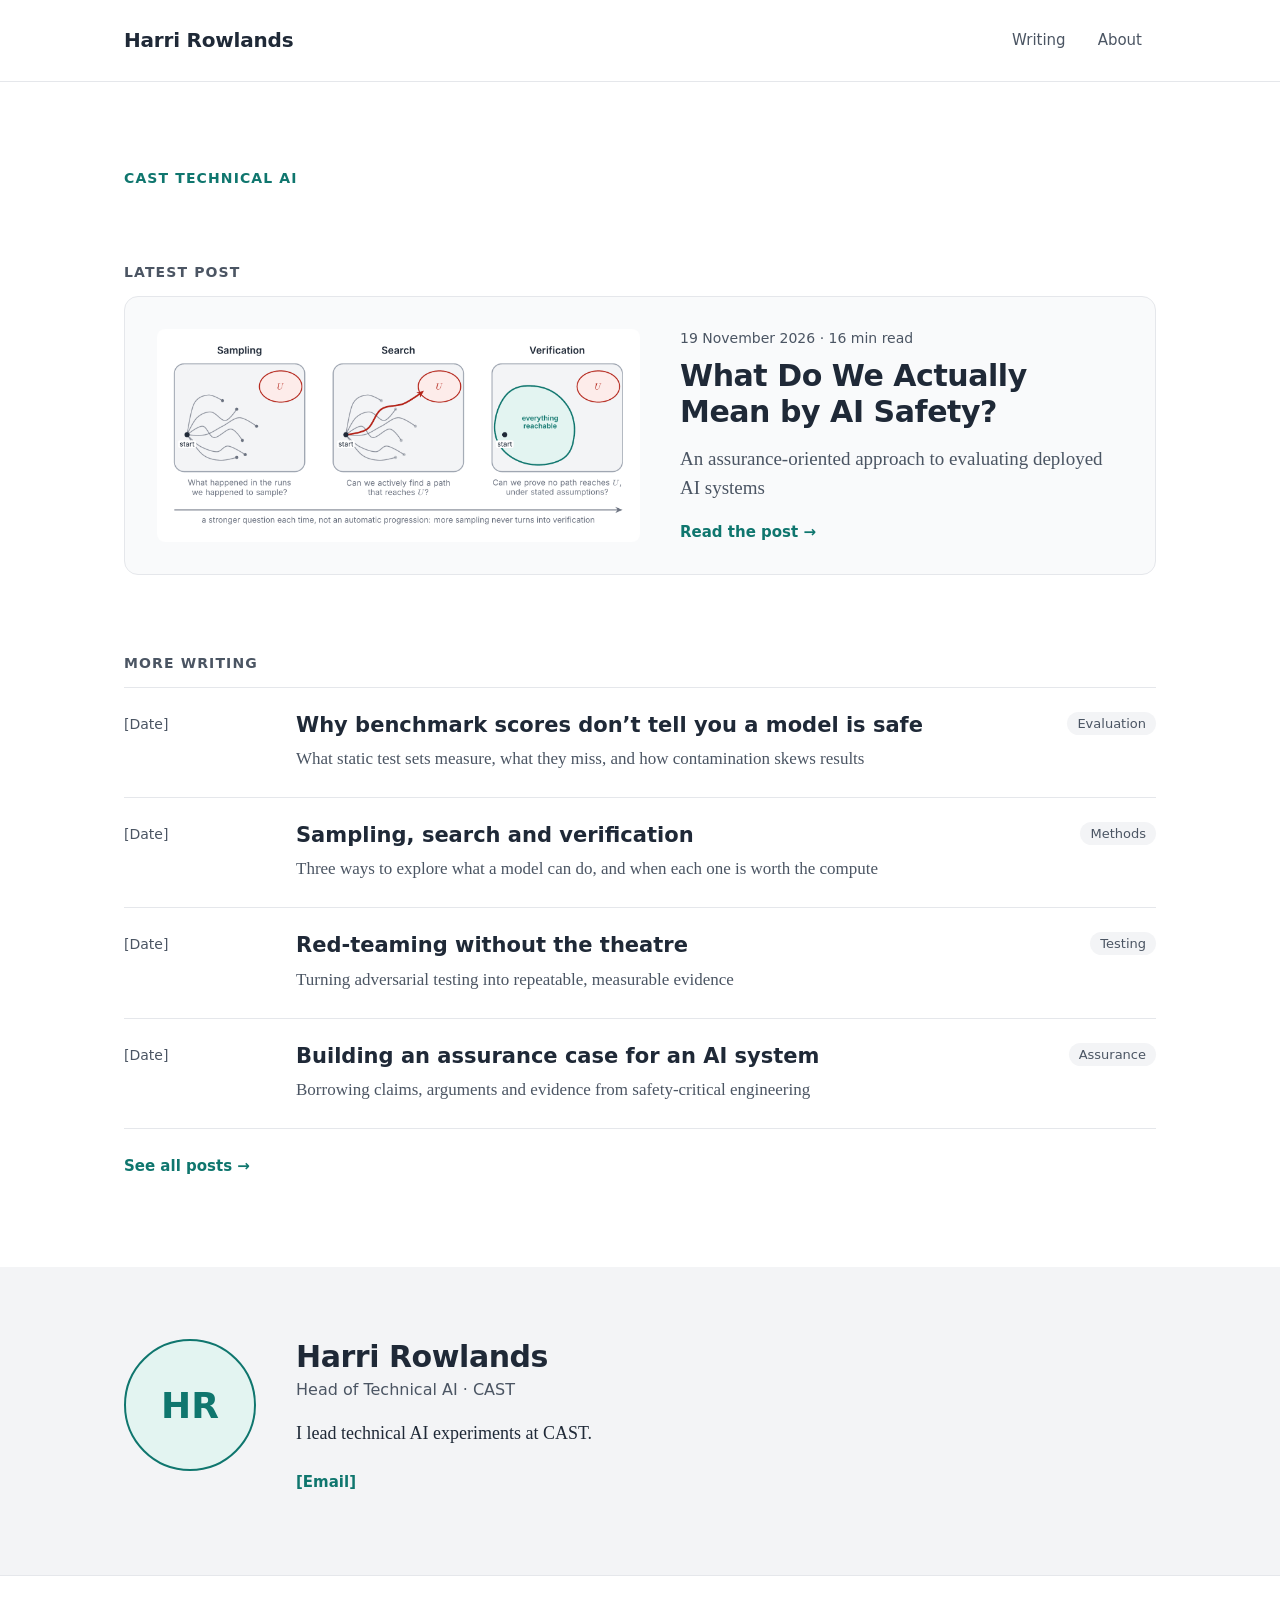
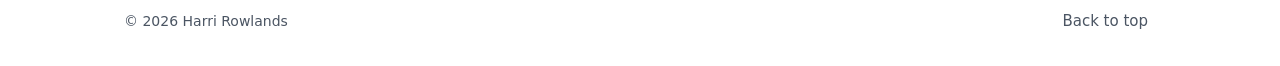
<file: index.html>
<!DOCTYPE html>
<html lang="en-GB">
<head>
<meta charset="utf-8">
<meta name="viewport" content="width=device-width, initial-scale=1, viewport-fit=cover">
<title>Harri Rowlands · Notes on Technical AI</title>
<meta name="description" content="Notes on how AI systems work, how they fail, and how we can check them.">
<link rel="stylesheet" href="style.css">
</head>
<body id="top">
<a class="skip" href="#main">Skip to content</a>
<header class="site"><div class="wrap">
<a class="brand" href="index.html">Harri Rowlands</a>
<nav aria-label="Main"><a href="index.html#writing">Writing</a><a href="index.html#about">About</a></nav>
</div></header>
<main id="main">
<section class="wrap hero">
<p class="kicker">CAST Technical AI</p>
</section>

<section id="writing" class="wrap block" aria-labelledby="latest-h">
<h2 id="latest-h" class="label">Latest post</h2>
<a class="featured" href="what_do_we_mean_by_ai_safety.html">
<img src="images/fig5.png" width="1542" height="680" alt="Three panels comparing sampling, search and verification across the same state space">
<div class="body">
<p class="meta"><time datetime="2026-11-19">19 November 2026</time> · 16 min read</p>
<h3>What Do We Actually Mean by AI Safety?</h3>
<p class="sub">An assurance-oriented approach to evaluating deployed AI systems</p>
<p class="more">Read the post →</p>
</div>
</a>
</section>

<section class="wrap block" aria-labelledby="more-h">
<h2 id="more-h" class="label">More writing</h2>
<ul class="posts">
<li><a href="#"><time datetime="">[Date]</time><span class="main"><span class="t">Why benchmark scores don’t tell you a model is safe</span><span class="s">What static test sets measure, what they miss, and how contamination skews results</span></span><span class="tag">Evaluation</span></a></li>
<li><a href="#"><time datetime="">[Date]</time><span class="main"><span class="t">Sampling, search and verification</span><span class="s">Three ways to explore what a model can do, and when each one is worth the compute</span></span><span class="tag">Methods</span></a></li>
<li><a href="#"><time datetime="">[Date]</time><span class="main"><span class="t">Red-teaming without the theatre</span><span class="s">Turning adversarial testing into repeatable, measurable evidence</span></span><span class="tag">Testing</span></a></li>
<li><a href="#"><time datetime="">[Date]</time><span class="main"><span class="t">Building an assurance case for an AI system</span><span class="s">Borrowing claims, arguments and evidence from safety-critical engineering</span></span><span class="tag">Assurance</span></a></li>
</ul>
<a class="all" href="#">See all posts →</a>
</section>

<section id="about" class="about" aria-labelledby="about-h">
<div class="wrap">
<div class="avatar" aria-hidden="true">HR<!-- or: <img src="images/me.jpg" alt=""> --></div>
<div class="body">
<h2 id="about-h">Harri Rowlands</h2>
<p class="role">Head of Technical AI · CAST</p>
<p class="bio">I lead technical AI experiments at CAST.</p>
<div class="links"><a href="mailto:harri@wearecast.org">[Email]</a></div>
</div>
</div>
</section>

</main>
<footer class="site"><div class="wrap">
<span>© 2026 Harri Rowlands</span>
<nav aria-label="Footer"><a href="#top">Back to top</a></nav>
</div></footer>
</body>
</html>
</file>
<file: style.css>
:root{--ink:#1F2937;--muted:#4B5563;--line:#E5E7EB;--panel:#F3F4F6;--card:#F9FAFB;--bg:#FFFFFF;--accent:#0F766E;--accent-ink:#FFFFFF;--accent-soft:#E3F4F1;
--sans:system-ui,-apple-system,"Segoe UI",Roboto,Helvetica,Arial,sans-serif;--serif:Georgia,"Times New Roman",serif}
@media (prefers-color-scheme:dark){:root:not([data-theme="light"]){color-scheme:dark;--ink:#E5E7EB;--muted:#A8B0BC;--line:#2D3748;--panel:#1A2230;--card:#161D29;--bg:#0F141C;--accent:#5EC4B6;--accent-ink:#0F141C;--accent-soft:#16302D}}
:root[data-theme="dark"]{color-scheme:dark;--ink:#E5E7EB;--muted:#A8B0BC;--line:#2D3748;--panel:#1A2230;--card:#161D29;--bg:#0F141C;--accent:#5EC4B6;--accent-ink:#0F141C;--accent-soft:#16302D}
*{box-sizing:border-box}
:root{padding-top:env(safe-area-inset-top,0px);padding-bottom:env(safe-area-inset-bottom,0px)}
html{scroll-padding-top:env(safe-area-inset-top,0px)}
body{margin:0;background:var(--bg);color:var(--ink);font:18px/1.65 var(--serif)}
a{color:inherit;text-decoration:none}a:hover{color:var(--accent)}
a:focus-visible,button:focus-visible,input:focus-visible{outline:2px solid var(--accent);outline-offset:3px;border-radius:4px}
img{max-width:100%;height:auto}
.wrap{max-width:1080px;margin:0 auto;padding-left:24px;padding-right:24px}
.sans{font-family:var(--sans)}
.skip{position:absolute;left:-9999px}.skip:focus{left:16px;top:16px;background:var(--bg);padding:8px 12px;z-index:10}
header.site{border-bottom:1px solid var(--line)}
header.site .wrap{display:flex;flex-wrap:wrap;align-items:center;justify-content:space-between;gap:12px;padding-top:16px;padding-bottom:16px;font-family:var(--sans)}
.brand{font-size:20px;font-weight:700;letter-spacing:-0.01em}
nav{display:flex;flex-wrap:wrap;align-items:center;gap:4px;font-size:15px;font-weight:500}
nav a{padding:12px 14px;color:var(--muted)}
.kicker{margin:0 0 14px;font:600 14px var(--sans);letter-spacing:.08em;text-transform:uppercase;color:var(--accent)}
.label{margin:0 0 16px;font:600 14px var(--sans);letter-spacing:.08em;text-transform:uppercase;color:var(--muted)}
.vh{position:absolute;width:1px;height:1px;overflow:hidden;clip:rect(0 0 0 0);white-space:nowrap}
footer.site{border-top:1px solid var(--line)}
footer.site .wrap{display:flex;flex-wrap:wrap;justify-content:space-between;align-items:center;gap:12px;padding-top:24px;padding-bottom:24px;font:14px var(--sans);color:var(--muted)}
footer.site nav a{padding:12px 8px}

/* Homepage */
.hero{padding-top:88px;padding-bottom:64px}
.hero h1{margin:0;max-width:780px;font:700 clamp(2.25rem,5vw,3.5rem)/1.12 var(--sans);letter-spacing:-0.025em}
.hero p.intro{margin:24px 0 0;max-width:640px;font-size:21px;line-height:1.55;color:var(--muted)}
.featured{display:flex;flex-wrap:wrap;gap:40px;align-items:center;padding:32px;border:1px solid var(--line);border-radius:14px;background:var(--card)}
.featured:hover{color:var(--ink);border-color:var(--accent)}
.featured img{flex:1 1 380px;min-width:0;border-radius:8px;background:#FFFFFF}
.featured .body{flex:1 1 340px;min-width:0}
.meta{margin:0 0 12px;font:500 14px var(--sans);color:var(--muted)}
.featured h3{margin:0;font:700 30px/1.2 var(--sans);letter-spacing:-0.015em}
.featured .sub{margin:14px 0 0;font-size:19px;line-height:1.55;color:var(--muted)}
.more{margin:20px 0 0;font:600 15px var(--sans);color:var(--accent)}
section.block{padding-bottom:80px}
.posts{list-style:none;margin:0;padding:0;border-bottom:1px solid var(--line)}
.posts a{display:flex;flex-wrap:wrap;gap:8px 32px;padding:24px 0;border-top:1px solid var(--line)}
.posts a:hover{color:var(--ink)}.posts a:hover .t{color:var(--accent)}
.posts time{flex:0 0 140px;font:14px var(--sans);color:var(--muted);padding-top:4px}
.posts .main{flex:1 1 420px;min-width:0;display:flex;flex-direction:column;gap:6px}
.posts .t{font:600 21px/1.3 var(--sans)}
.posts .s{font-size:17px;color:var(--muted)}
.tag{flex:0 0 auto;align-self:flex-start;font:500 13px var(--sans);padding:4px 10px;border-radius:999px;background:var(--panel);color:var(--muted)}
.all{display:inline-block;margin-top:16px;padding:12px 0;font:600 15px var(--sans);color:var(--accent)}
.about{background:var(--panel)}
.about .wrap{padding-top:72px;padding-bottom:72px;display:flex;flex-wrap:wrap;gap:40px;align-items:flex-start}
.avatar{flex:0 0 132px;width:132px;height:132px;border-radius:999px;background:var(--accent-soft);border:2px solid var(--accent);display:flex;align-items:center;justify-content:center;font:700 36px var(--sans);color:var(--accent);overflow:hidden}
.avatar img{width:100%;height:100%;object-fit:cover}
.about .body{flex:1 1 480px;min-width:0}
.about h2{margin:0;font:700 30px var(--sans);letter-spacing:-0.015em}
.about .role{margin:6px 0 0;font:500 16px var(--sans);color:var(--muted)}
.about p.bio{margin:20px 0 0;max-width:640px}
.links{margin-top:12px;display:flex;flex-wrap:wrap;gap:0 20px;font:600 15px var(--sans)}
.links a{padding:12px 0;color:var(--accent)}

/* Post pages */
article{max-width:720px;margin:0 auto;padding:64px 24px 72px}
.back{display:inline-block;padding:12px 0;margin-bottom:24px;font:600 15px var(--sans);color:var(--accent)}
article h1{margin:0;font:700 clamp(2rem,4.5vw,3rem)/1.15 var(--sans);letter-spacing:-0.025em}
article .subtitle{margin:16px 0 0;font-size:21px;line-height:1.5;color:var(--muted)}
.byline{margin:24px 0 0;padding-bottom:28px;border-bottom:1px solid var(--line);font:500 15px var(--sans);color:var(--muted)}
.lede{font-style:italic;font-size:19px;color:var(--muted);margin-top:32px}
article h2{margin:2.2em 0 .5em;font:700 26px/1.3 var(--sans);letter-spacing:-0.015em}
article h3{margin:1.8em 0 .4em;font:700 20px/1.3 var(--sans)}
article p,article li{hyphens:auto}
article ol,article ul{padding-left:1.4em}article li{margin:.3em 0}
article a{color:var(--accent);text-decoration:underline;text-underline-offset:3px}
article a.back{text-decoration:none}
article .subtitle,article .lede{hyphens:manual}
figure{margin:2.2em 0}
figure img{display:block;width:100%;border-radius:8px;background:#FFFFFF}
@media (prefers-color-scheme:dark){:root:not([data-theme="light"]) figure img{padding:6px}}
figcaption{margin-top:10px;font:14px/1.5 var(--sans);color:var(--muted);text-align:center}
.eq{text-align:center;font-style:italic;font-size:20px;margin:1.4em 0;overflow-x:auto}
</file>
